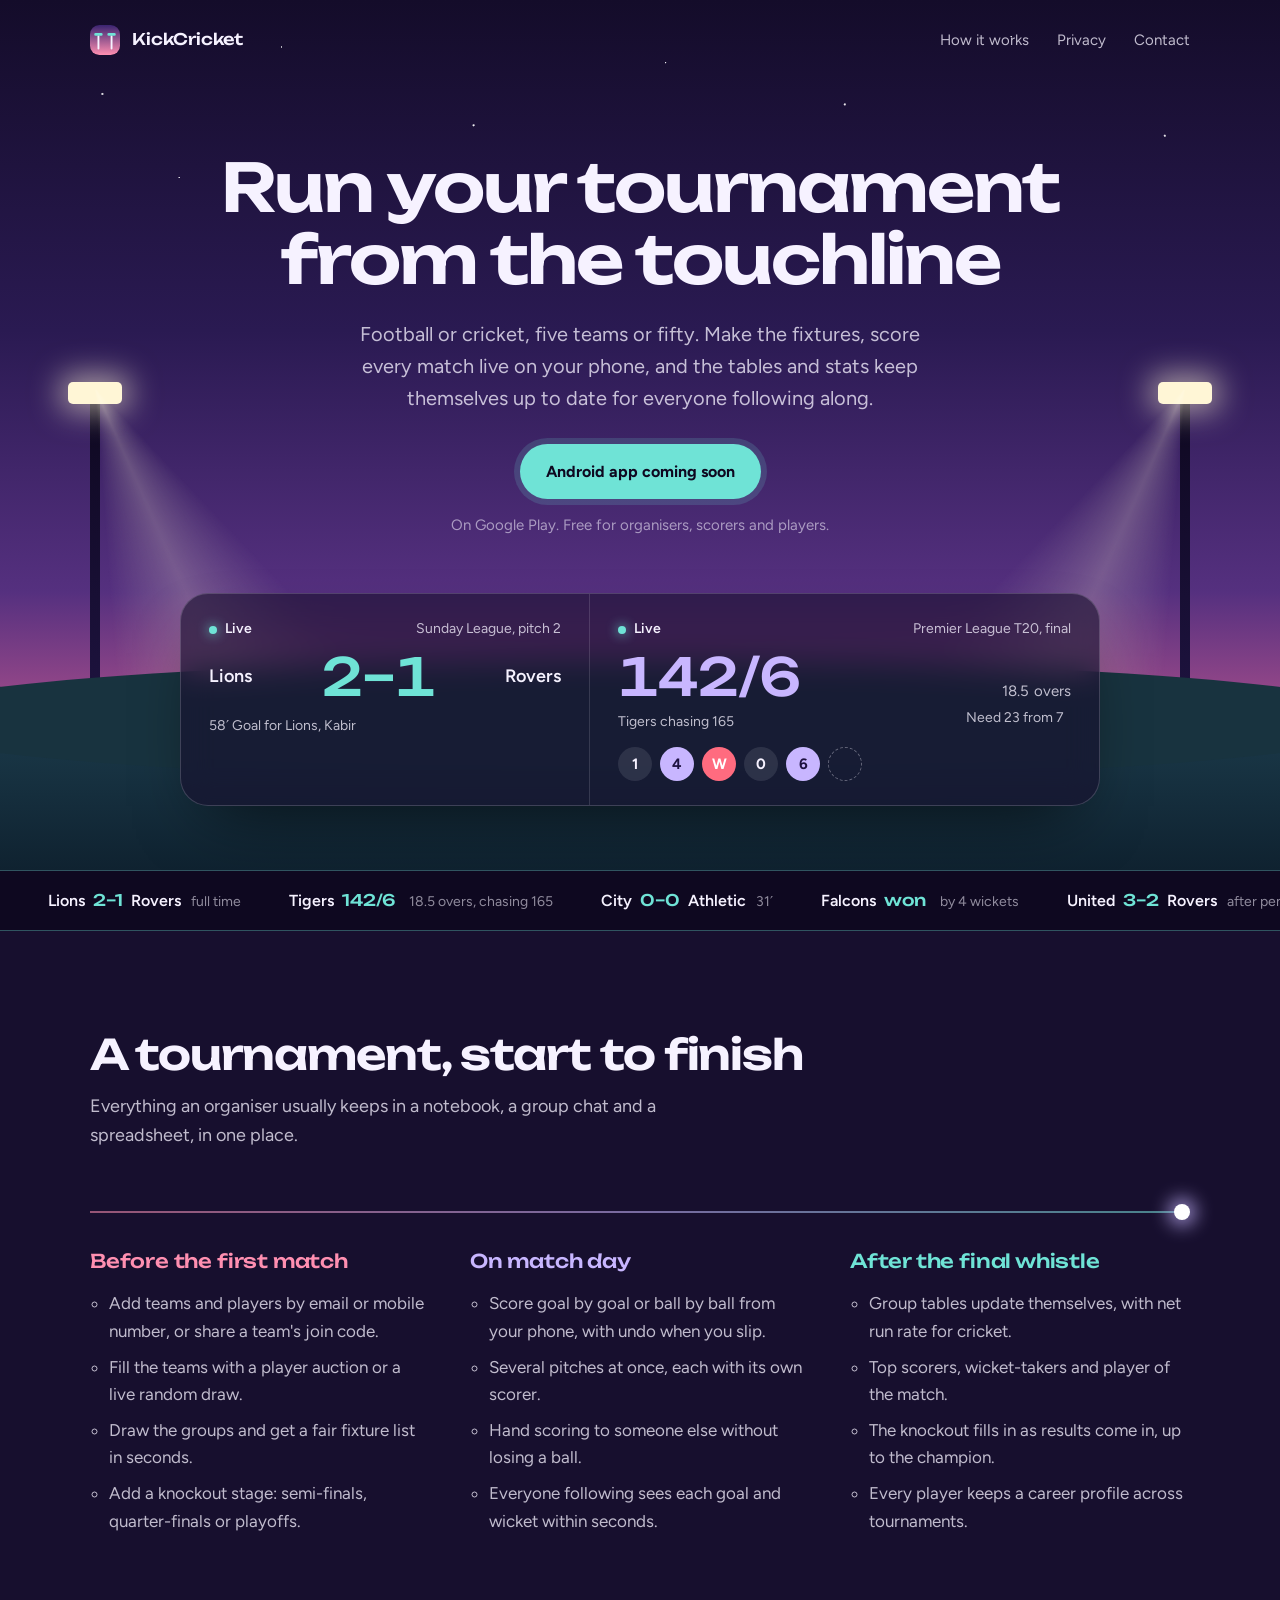
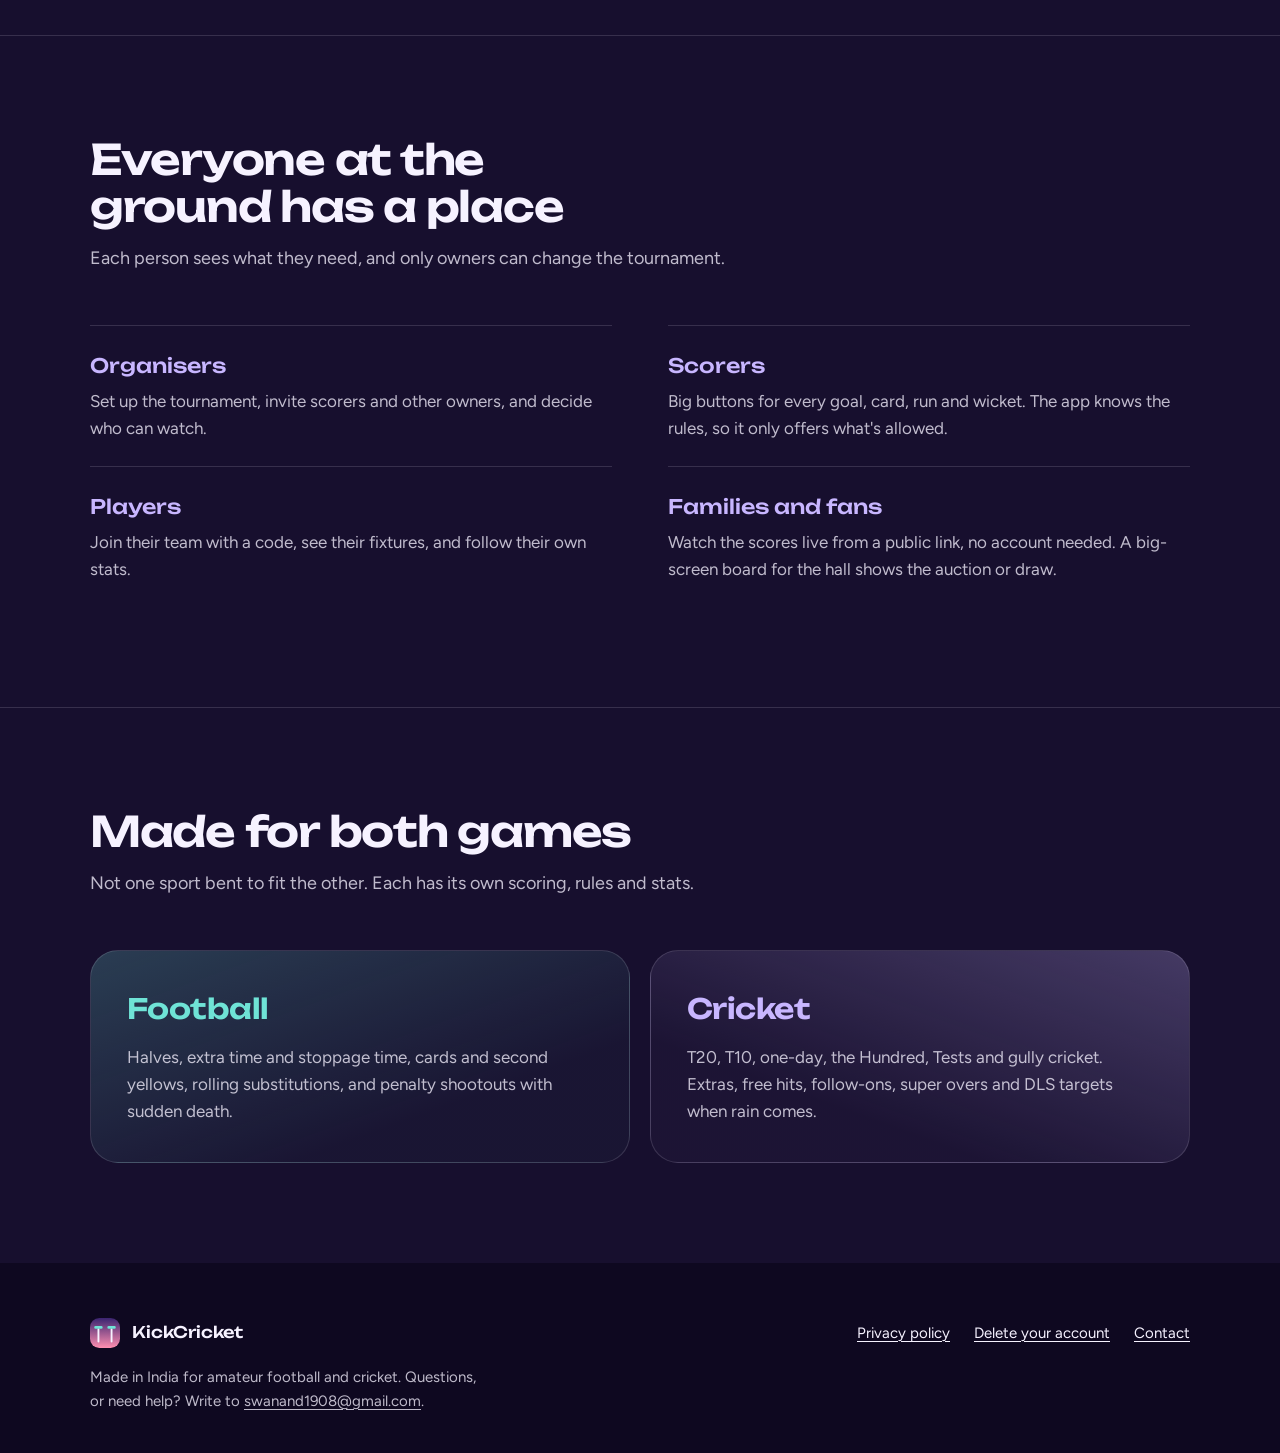
<file: index.html>
<!doctype html>
<html lang="en">
<head>
  <meta charset="utf-8">
  <meta name="viewport" content="width=device-width, initial-scale=1">
  <title>KickCricket</title>
  <meta name="description" content="Run amateur football and cricket tournaments from the touchline: teams, fixtures, live scoring, tables and stats in one app.">
  <meta name="theme-color" content="#170F2E">
  <meta property="og:title" content="KickCricket">
  <meta property="og:description" content="Teams, fixtures, live scores, tables and stats for amateur football and cricket tournaments.">
  <meta property="og:type" content="website">
  <link rel="icon" href="mark.svg" type="image/svg+xml">
  <link rel="preconnect" href="https://fonts.googleapis.com">
  <link rel="preconnect" href="https://fonts.gstatic.com" crossorigin>
  <link rel="stylesheet" href="https://fonts.googleapis.com/css2?family=Unbounded:wght@500;600&family=Figtree:wght@400;600;700&display=swap">
  <link rel="stylesheet" href="styles.css">
  <script>document.documentElement.classList.add("js");</script>
</head>
<body>
  <a class="skip" href="#main">Skip to content</a>

  <div class="sky">
    <div class="stars" aria-hidden="true"></div>
    <div class="stars two" aria-hidden="true"></div>
    <div class="tower l" aria-hidden="true"><div class="beam"></div></div>
    <div class="tower r" aria-hidden="true"><div class="beam"></div></div>
    <div class="ground" aria-hidden="true"></div>

    <header class="wrap bar">
      <a class="brand" href="./"><img src="mark.svg" alt="" width="30" height="30">KickCricket</a>
      <nav aria-label="Site">
        <a class="wide" href="#how">How it works</a>
        <a href="privacy.html">Privacy</a>
        <a href="#contact">Contact</a>
      </nav>
    </header>

    <section class="wrap hero" aria-labelledby="hero-title">
      <h1 id="hero-title">Run your tournament from the touchline</h1>
      <p class="lede">
        Football or cricket, five teams or fifty. Make the fixtures, score every match live on your phone, and the
        tables and stats keep themselves up to date for everyone following along.
      </p>
      <span class="cta">Android app coming soon</span>
      <span class="cta-note">On Google Play. Free for organisers, scorers and players.</span>

      <div class="board" role="img" aria-label="Example live scores: Lions 2, Rovers 1 in football; Tigers 142 for 6 after 18.5 overs, needing 23 from 7 balls, in cricket.">
        <div class="side" aria-hidden="true">
          <div class="side-top"><span class="live">Live</span><span>Sunday League, pitch 2</span></div>
          <div class="fbscore">
            <b>Lions</b>
            <span class="num"><span class="roll"><span class="goal-strip"><span>1</span><span>2</span></span></span>–1</span>
            <b>Rovers</b>
          </div>
          <div class="goalnote">58′ Goal for Lions, Kabir</div>
        </div>
        <div class="side" aria-hidden="true">
          <div class="side-top"><span class="live">Live</span><span>Premier League T20, final</span></div>
          <div class="ckscore">
            <span class="num"><span class="roll"><span class="strip"><span>131/5</span><span>132/5</span><span>136/5</span><span>136/6</span><span>136/6</span><span>142/6</span></span></span></span>
            <span class="ov"><span class="roll"><span class="strip"><span>18.0</span><span>18.1</span><span>18.2</span><span>18.3</span><span>18.4</span><span>18.5</span></span></span> overs</span>
          </div>
          <div class="need">
            <span>Tigers chasing 165</span>
            <span><span class="roll"><span class="strip"><span>Need 34 from 12</span><span>Need 33 from 11</span><span>Need 29 from 10</span><span>Need 29 from 9</span><span>Need 29 from 8</span><span>Need 23 from 7</span></span></span></span>
          </div>
          <ol class="balls">
            <li>1</li>
            <li class="four">4</li>
            <li class="out">W</li>
            <li>0</li>
            <li class="six">6</li>
            <li class="next"></li>
          </ol>
        </div>
      </div>
    </section>
  </div>

  <div class="ribbon" aria-hidden="true">
    <div class="track">
      <span class="ri"><b>Lions</b> <em>2–1</em> <b>Rovers</b> <small>full time</small></span>
      <span class="ri"><b>Tigers</b> <em>142/6</em> <small>18.5 overs, chasing 165</small></span>
      <span class="ri"><b>City</b> <em>0–0</em> <b>Athletic</b> <small>31′</small></span>
      <span class="ri"><b>Falcons</b> <em>won</em> <small>by 4 wickets</small></span>
      <span class="ri"><b>United</b> <em>3–2</em> <b>Rovers</b> <small>after penalties</small></span>
      <span class="ri"><b>Eagles</b> <em>188/4</em> <small>20 overs</small></span>
      <span class="ri"><b>Strikers</b> <em>1–3</em> <b>Wanderers</b> <small>full time</small></span>
      <span class="ri"><b>Lions</b> <em>2–1</em> <b>Rovers</b> <small>full time</small></span>
      <span class="ri"><b>Tigers</b> <em>142/6</em> <small>18.5 overs, chasing 165</small></span>
      <span class="ri"><b>City</b> <em>0–0</em> <b>Athletic</b> <small>31′</small></span>
      <span class="ri"><b>Falcons</b> <em>won</em> <small>by 4 wickets</small></span>
      <span class="ri"><b>United</b> <em>3–2</em> <b>Rovers</b> <small>after penalties</small></span>
      <span class="ri"><b>Eagles</b> <em>188/4</em> <small>20 overs</small></span>
      <span class="ri"><b>Strikers</b> <em>1–3</em> <b>Wanderers</b> <small>full time</small></span>
    </div>
  </div>

  <main id="main">
    <section class="sec" id="how" aria-labelledby="how-title">
      <div class="wrap">
        <h2 id="how-title">A tournament, start to finish</h2>
        <p class="intro">Everything an organiser usually keeps in a notebook, a group chat and a spreadsheet, in one place.</p>
        <ol class="timeline" data-reveal>
          <li class="s1">
            <h3>Before the first match</h3>
            <ul>
              <li>Add teams and players by email or mobile number, or share a team's join code.</li>
              <li>Fill the teams with a player auction or a live random draw.</li>
              <li>Draw the groups and get a fair fixture list in seconds.</li>
              <li>Add a knockout stage: semi-finals, quarter-finals or playoffs.</li>
            </ul>
          </li>
          <li class="s2">
            <h3>On match day</h3>
            <ul>
              <li>Score goal by goal or ball by ball from your phone, with undo when you slip.</li>
              <li>Several pitches at once, each with its own scorer.</li>
              <li>Hand scoring to someone else without losing a ball.</li>
              <li>Everyone following sees each goal and wicket within seconds.</li>
            </ul>
          </li>
          <li class="s3">
            <h3>After the final whistle</h3>
            <ul>
              <li>Group tables update themselves, with net run rate for cricket.</li>
              <li>Top scorers, wicket-takers and player of the match.</li>
              <li>The knockout fills in as results come in, up to the champion.</li>
              <li>Every player keeps a career profile across tournaments.</li>
            </ul>
          </li>
        </ol>
      </div>
    </section>

    <section class="sec" aria-labelledby="roles-title">
      <div class="wrap">
        <h2 id="roles-title">Everyone at the ground has a place</h2>
        <p class="intro">Each person sees what they need, and only owners can change the tournament.</p>
        <dl class="roles">
          <div class="role">
            <dt>Organisers</dt>
            <dd>Set up the tournament, invite scorers and other owners, and decide who can watch.</dd>
          </div>
          <div class="role">
            <dt>Scorers</dt>
            <dd>Big buttons for every goal, card, run and wicket. The app knows the rules, so it only offers what's allowed.</dd>
          </div>
          <div class="role">
            <dt>Players</dt>
            <dd>Join their team with a code, see their fixtures, and follow their own stats.</dd>
          </div>
          <div class="role">
            <dt>Families and fans</dt>
            <dd>Watch the scores live from a public link, no account needed. A big-screen board for the hall shows the auction or draw.</dd>
          </div>
        </dl>
      </div>
    </section>

    <section class="sec" aria-labelledby="sports-title">
      <div class="wrap">
        <h2 id="sports-title">Made for both games</h2>
        <p class="intro">Not one sport bent to fit the other. Each has its own scoring, rules and stats.</p>
        <div class="sports">
          <div class="sport football">
            <h3>Football</h3>
            <p>Halves, extra time and stoppage time, cards and second yellows, rolling substitutions, and penalty shootouts with sudden death.</p>
          </div>
          <div class="sport cricket">
            <h3>Cricket</h3>
            <p>T20, T10, one-day, the Hundred, Tests and gully cricket. Extras, free hits, follow-ons, super overs and DLS targets when rain comes.</p>
          </div>
        </div>
      </div>
    </section>
  </main>

  <footer class="foot" id="contact">
    <div class="wrap foot-grid">
      <div>
        <a class="brand" href="./"><img src="mark.svg" alt="" width="30" height="30">KickCricket</a>
        <p>Made in India for amateur football and cricket. Questions, or need help? Write to <a href="mailto:swanand1908@gmail.com">swanand1908@gmail.com</a>.</p>
      </div>
      <nav aria-label="Policies">
        <a href="privacy.html">Privacy policy</a>
        <a href="delete-account.html">Delete your account</a>
        <a href="mailto:swanand1908@gmail.com">Contact</a>
      </nav>
    </div>
  </footer>

  <script>
    // Starts the timeline's light when it scrolls into view (CSS does the rest).
    (function () {
      var els = document.querySelectorAll("[data-reveal]");
      if (!("IntersectionObserver" in window)) {
        els.forEach(function (el) { el.classList.add("go"); });
        return;
      }
      var io = new IntersectionObserver(function (entries) {
        entries.forEach(function (e) {
          if (e.isIntersecting) { e.target.classList.add("go"); io.unobserve(e.target); }
        });
      }, { threshold: 0.35 });
      els.forEach(function (el) { io.observe(el); });
    })();
  </script>
</body>
</html>
</file>
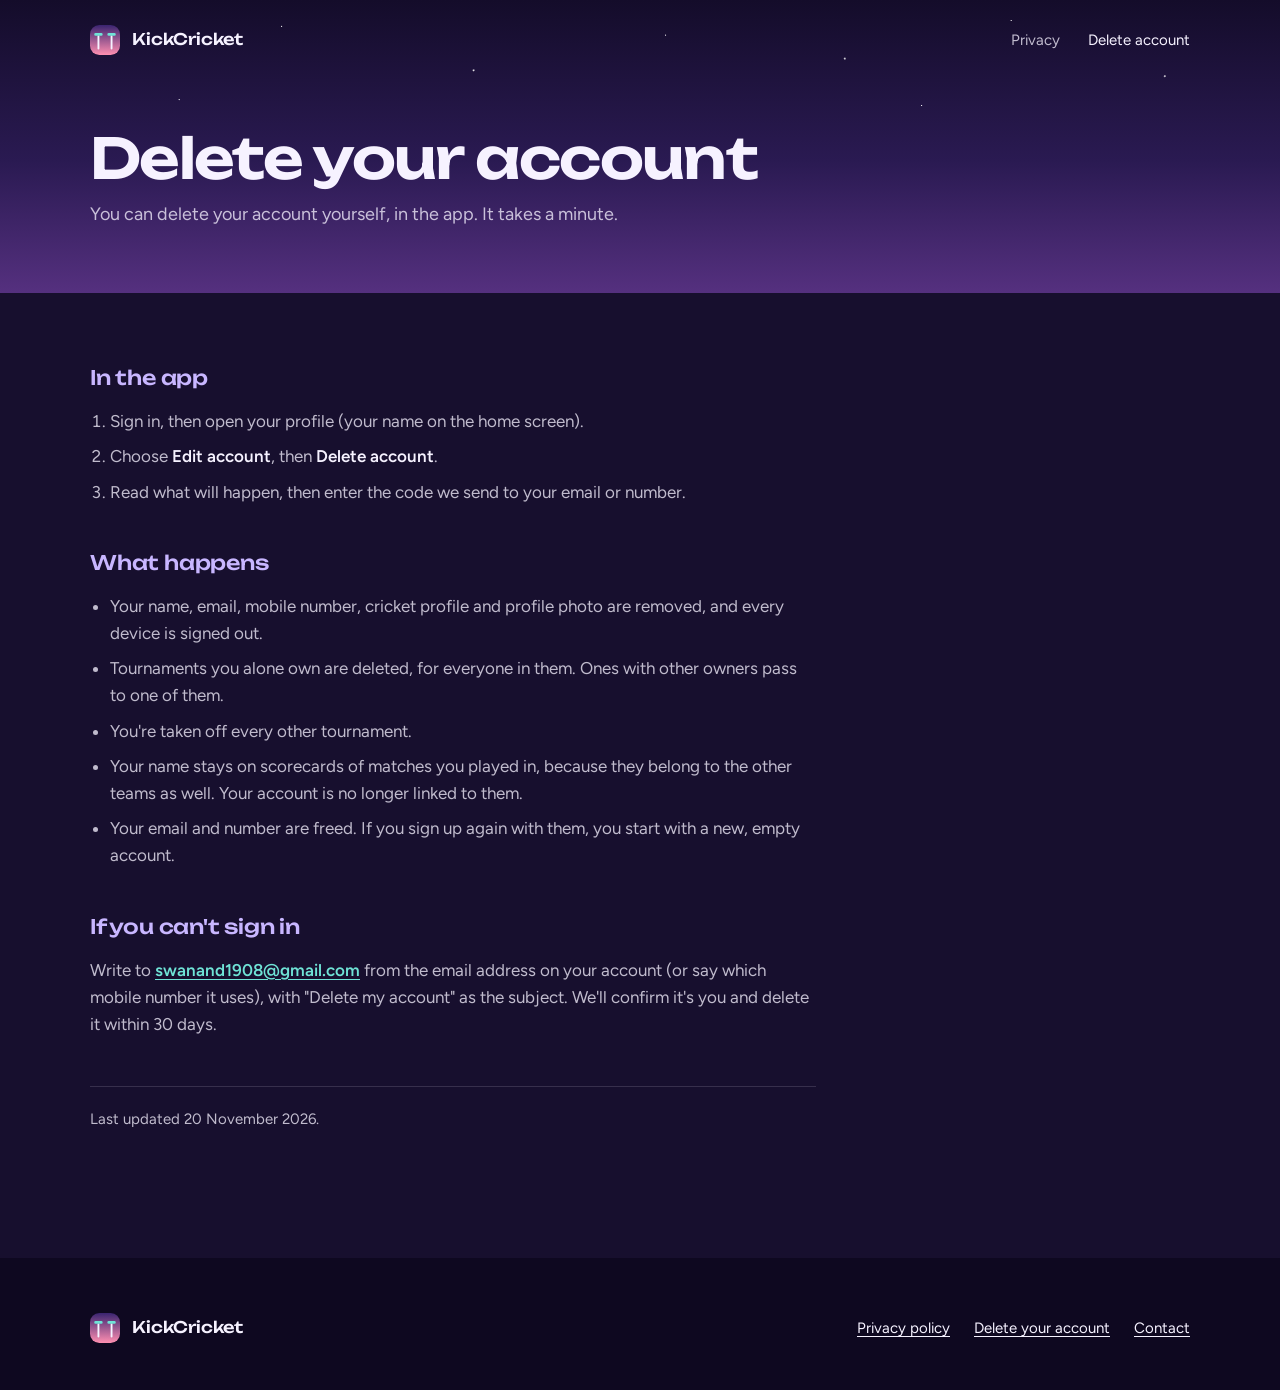
<file: delete-account.html>
<!doctype html>
<html lang="en">
<head>
  <meta charset="utf-8">
  <meta name="viewport" content="width=device-width, initial-scale=1">
  <title>Delete your account | KickCricket</title>
  <meta name="description" content="How to delete your KickCricket account, and what happens to your data.">
  <meta name="theme-color" content="#170F2E">
  <link rel="icon" href="mark.svg" type="image/svg+xml">
  <link rel="preconnect" href="https://fonts.googleapis.com">
  <link rel="preconnect" href="https://fonts.gstatic.com" crossorigin>
  <link rel="stylesheet" href="https://fonts.googleapis.com/css2?family=Unbounded:wght@500;600&family=Figtree:wght@400;600;700&display=swap">
  <link rel="stylesheet" href="styles.css">
</head>
<body>
  <a class="skip" href="#main">Skip to content</a>

  <div class="page-head">
    <div class="stars" aria-hidden="true"></div>
    <header class="wrap bar">
      <a class="brand" href="./"><img src="mark.svg" alt="" width="30" height="30">KickCricket</a>
      <nav aria-label="Site">
        <a href="privacy.html">Privacy</a>
        <a href="delete-account.html" aria-current="page">Delete account</a>
      </nav>
    </header>
    <div class="wrap">
      <h1>Delete your account</h1>
      <p>You can delete your account yourself, in the app. It takes a minute.</p>
    </div>
  </div>

  <main id="main" class="wrap doc">
    <article>
      <h2>In the app</h2>
      <ol>
        <li>Sign in, then open your profile (your name on the home screen).</li>
        <li>Choose <strong>Edit account</strong>, then <strong>Delete account</strong>.</li>
        <li>Read what will happen, then enter the code we send to your email or number.</li>
      </ol>

      <h2>What happens</h2>
      <ul>
        <li>Your name, email, mobile number, cricket profile and profile photo are removed, and every device is signed out.</li>
        <li>Tournaments you alone own are deleted, for everyone in them. Ones with other owners pass to one of them.</li>
        <li>You're taken off every other tournament.</li>
        <li>Your name stays on scorecards of matches you played in, because they belong to the other teams as well. Your account is no longer linked to them.</li>
        <li>Your email and number are freed. If you sign up again with them, you start with a new, empty account.</li>
      </ul>

      <h2>If you can't sign in</h2>
      <p>
        Write to <a href="mailto:swanand1908@gmail.com?subject=KickCricket%3A%20delete%20my%20account">swanand1908@gmail.com</a>
        from the email address on your account (or say which mobile number it uses), with "Delete my account" as the
        subject. We'll confirm it's you and delete it within 30 days.
      </p>

      <p class="updated">Last updated 20 November 2026.</p>
    </article>
  </main>

  <footer class="foot">
    <div class="wrap foot-grid">
      <a class="brand" href="./"><img src="mark.svg" alt="" width="30" height="30">KickCricket</a>
      <nav aria-label="Policies">
        <a href="privacy.html">Privacy policy</a>
        <a href="delete-account.html">Delete your account</a>
        <a href="mailto:swanand1908@gmail.com">Contact</a>
      </nav>
    </div>
  </footer>
</body>
</html>
</file>
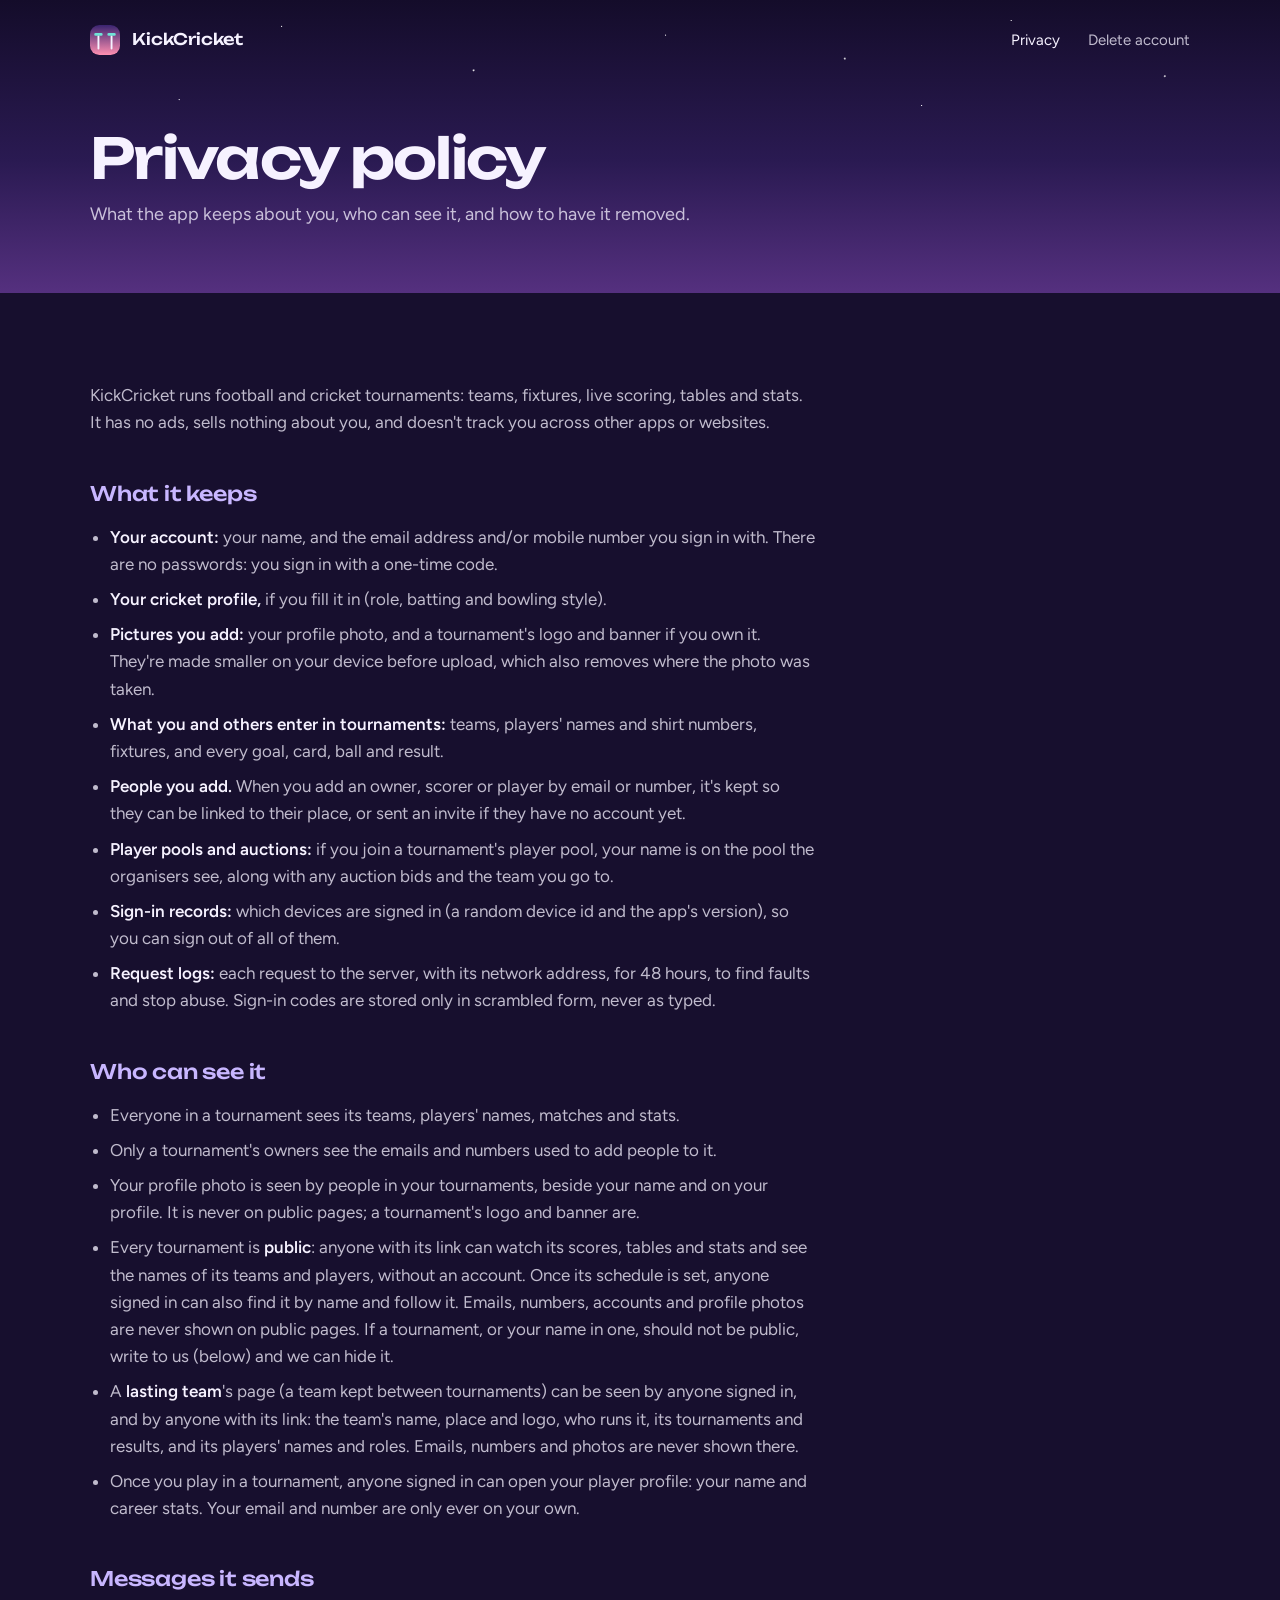
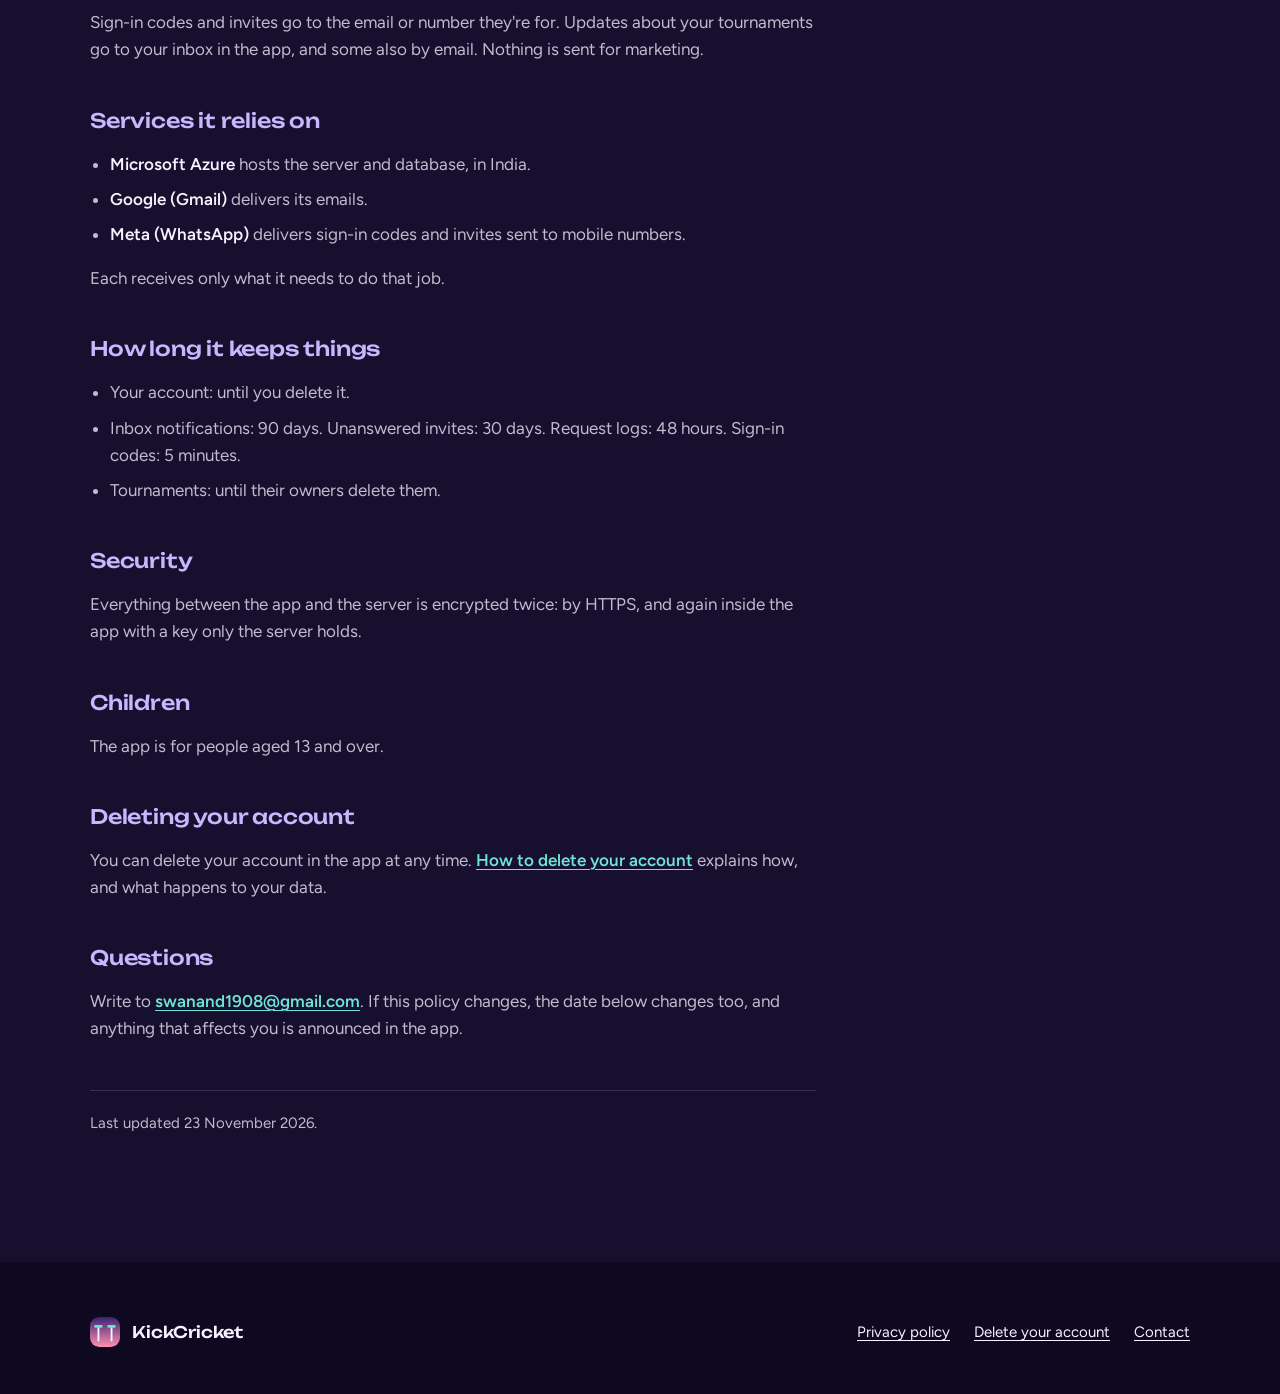
<file: privacy.html>
<!doctype html>
<html lang="en">
<head>
  <meta charset="utf-8">
  <meta name="viewport" content="width=device-width, initial-scale=1">
  <title>Privacy policy | KickCricket</title>
  <meta name="description" content="What KickCricket keeps about you, who can see it, and how to have it removed.">
  <meta name="theme-color" content="#170F2E">
  <link rel="icon" href="mark.svg" type="image/svg+xml">
  <link rel="preconnect" href="https://fonts.googleapis.com">
  <link rel="preconnect" href="https://fonts.gstatic.com" crossorigin>
  <link rel="stylesheet" href="https://fonts.googleapis.com/css2?family=Unbounded:wght@500;600&family=Figtree:wght@400;600;700&display=swap">
  <link rel="stylesheet" href="styles.css">
</head>
<body>
  <a class="skip" href="#main">Skip to content</a>

  <div class="page-head">
    <div class="stars" aria-hidden="true"></div>
    <header class="wrap bar">
      <a class="brand" href="./"><img src="mark.svg" alt="" width="30" height="30">KickCricket</a>
      <nav aria-label="Site">
        <a href="privacy.html" aria-current="page">Privacy</a>
        <a href="delete-account.html">Delete account</a>
      </nav>
    </header>
    <div class="wrap">
      <h1>Privacy policy</h1>
      <p>What the app keeps about you, who can see it, and how to have it removed.</p>
    </div>
  </div>

  <main id="main" class="wrap doc">
    <article>
      <p>
        KickCricket runs football and cricket tournaments: teams, fixtures, live scoring, tables and stats.
        It has no ads, sells nothing about you, and doesn't track you across other apps or websites.
      </p>

      <h2>What it keeps</h2>
      <ul>
        <li><strong>Your account:</strong> your name, and the email address and/or mobile number you sign in with. There are no passwords: you sign in with a one-time code.</li>
        <li><strong>Your cricket profile,</strong> if you fill it in (role, batting and bowling style).</li>
        <li><strong>Pictures you add:</strong> your profile photo, and a tournament's logo and banner if you own it. They're made smaller on your device before upload, which also removes where the photo was taken.</li>
        <li><strong>What you and others enter in tournaments:</strong> teams, players' names and shirt numbers, fixtures, and every goal, card, ball and result.</li>
        <li><strong>People you add.</strong> When you add an owner, scorer or player by email or number, it's kept so they can be linked to their place, or sent an invite if they have no account yet.</li>
        <li><strong>Player pools and auctions:</strong> if you join a tournament's player pool, your name is on the pool the organisers see, along with any auction bids and the team you go to.</li>
        <li><strong>Sign-in records:</strong> which devices are signed in (a random device id and the app's version), so you can sign out of all of them.</li>
        <li><strong>Request logs:</strong> each request to the server, with its network address, for 48 hours, to find faults and stop abuse. Sign-in codes are stored only in scrambled form, never as typed.</li>
      </ul>

      <h2>Who can see it</h2>
      <ul>
        <li>Everyone in a tournament sees its teams, players' names, matches and stats.</li>
        <li>Only a tournament's owners see the emails and numbers used to add people to it.</li>
        <li>Your profile photo is seen by people in your tournaments, beside your name and on your profile. It is never on public pages; a tournament's logo and banner are.</li>
        <li>Every tournament is <strong>public</strong>: anyone with its link can watch its scores, tables and stats and see the names of its teams and players, without an account. Once its schedule is set, anyone signed in can also find it by name and follow it. Emails, numbers, accounts and profile photos are never shown on public pages. If a tournament, or your name in one, should not be public, write to us (below) and we can hide it.</li>
        <li>A <strong>lasting team</strong>'s page (a team kept between tournaments) can be seen by anyone signed in, and by anyone with its link: the team's name, place and logo, who runs it, its tournaments and results, and its players' names and roles. Emails, numbers and photos are never shown there.</li>
        <li>Once you play in a tournament, anyone signed in can open your player profile: your name and career stats. Your email and number are only ever on your own.</li>
      </ul>

      <h2>Messages it sends</h2>
      <p>
        Sign-in codes and invites go to the email or number they're for. Updates about your tournaments go to your
        inbox in the app, and some also by email. Nothing is sent for marketing.
      </p>

      <h2>Services it relies on</h2>
      <ul>
        <li><strong>Microsoft Azure</strong> hosts the server and database, in India.</li>
        <li><strong>Google (Gmail)</strong> delivers its emails.</li>
        <li><strong>Meta (WhatsApp)</strong> delivers sign-in codes and invites sent to mobile numbers.</li>
      </ul>
      <p>Each receives only what it needs to do that job.</p>

      <h2>How long it keeps things</h2>
      <ul>
        <li>Your account: until you delete it.</li>
        <li>Inbox notifications: 90 days. Unanswered invites: 30 days. Request logs: 48 hours. Sign-in codes: 5 minutes.</li>
        <li>Tournaments: until their owners delete them.</li>
      </ul>

      <h2>Security</h2>
      <p>
        Everything between the app and the server is encrypted twice: by HTTPS, and again inside the app with a key
        only the server holds.
      </p>

      <h2>Children</h2>
      <p>The app is for people aged 13 and over.</p>

      <h2>Deleting your account</h2>
      <p>
        You can delete your account in the app at any time. <a href="delete-account.html">How to delete your account</a>
        explains how, and what happens to your data.
      </p>

      <h2>Questions</h2>
      <p>
        Write to <a href="mailto:swanand1908@gmail.com?subject=KickCricket%3A%20privacy">swanand1908@gmail.com</a>.
        If this policy changes, the date below changes too, and anything that affects you is announced in the app.
      </p>

      <p class="updated">Last updated 23 November 2026.</p>
    </article>
  </main>

  <footer class="foot">
    <div class="wrap foot-grid">
      <a class="brand" href="./"><img src="mark.svg" alt="" width="30" height="30">KickCricket</a>
      <nav aria-label="Policies">
        <a href="privacy.html">Privacy policy</a>
        <a href="delete-account.html">Delete your account</a>
        <a href="mailto:swanand1908@gmail.com">Contact</a>
      </nav>
    </div>
  </footer>
</body>
</html>
</file>
<file: styles.css>
/* KickCricket — the public site (GitHub Pages), "Dusk" look.
   An evening match: a violet sky fading to a pink horizon, floodlights, lilac for cricket and aqua for football.
   Unbounded for headings and scores, Figtree for reading.
   Motion: the floodlights sweep and the stars twinkle (slow, ambient); the hero's scoreboard plays one over and one
   goal, once; the timeline's light travels across when it scrolls into view; results run along the ribbon (pauses on
   hover). With reduced motion everything is still and shows its final state. */

:root {
  --night: #170f2e;
  --night-deep: #0e0820;
  --violet: #2a1a52;
  --plum: #55307f;
  --pink: #ff8fb1;
  --lilac: #c8b6ff;
  --aqua: #6fe3d6;
  --ink: #f6f2ff;
  --soft: rgba(246, 242, 255, 0.76);
  --faint: rgba(246, 242, 255, 0.56);
  --line: rgba(246, 242, 255, 0.14);
  --wicket: #ff6b7f;

  --display: "Unbounded", "Arial Black", sans-serif;
  --body: "Figtree", system-ui, -apple-system, "Segoe UI", sans-serif;
  --gutter: clamp(16px, 4vw, 40px);
  --ease-out: cubic-bezier(0.23, 1, 0.32, 1);
  --ease-move: cubic-bezier(0.65, 0, 0.35, 1);
}

*,
*::before,
*::after {
  box-sizing: border-box;
}

html {
  -webkit-text-size-adjust: 100%;
  text-size-adjust: 100%;
  scroll-behavior: smooth;
}

body {
  margin: 0;
  background: var(--night);
  color: var(--ink);
  font-family: var(--body);
  font-size: 17px;
  line-height: 1.6;
  -webkit-font-smoothing: antialiased;
  overflow-x: hidden;
}

a {
  color: inherit;
  text-underline-offset: 0.18em;
  text-decoration-thickness: 1px;
}

a:hover {
  text-decoration-thickness: 2px;
}

:focus-visible {
  outline: 3px solid var(--aqua);
  outline-offset: 3px;
  border-radius: 6px;
}

.skip {
  position: absolute;
  left: -9999px;
}

.skip:focus {
  left: var(--gutter);
  top: 12px;
  z-index: 10;
  background: var(--aqua);
  color: var(--night-deep);
  padding: 8px 14px;
  border-radius: 8px;
  font-weight: 700;
}

.wrap {
  width: 100%;
  max-width: 1180px;
  margin: 0 auto;
  padding-left: var(--gutter);
  padding-right: var(--gutter);
}

.num {
  font-family: var(--display);
  font-weight: 500;
  font-variant-numeric: tabular-nums;
  letter-spacing: -0.02em;
}

/* ---------- Top bar ---------- */

.bar {
  display: flex;
  justify-content: space-between;
  align-items: center;
  gap: 16px;
  min-height: 80px;
  position: relative;
  z-index: 2;
}

.brand {
  display: inline-flex;
  align-items: center;
  gap: 12px;
  min-height: 44px;
  text-decoration: none;
  font-family: var(--display);
  font-weight: 500;
  font-size: 16px;
  letter-spacing: -0.01em;
  white-space: nowrap;
}

.brand img {
  width: 30px;
  height: 30px;
  display: block;
}

.bar nav {
  display: flex;
  gap: clamp(14px, 3vw, 28px);
  font-size: 15px;
}

.bar nav a {
  text-decoration: none;
  color: var(--soft);
  min-height: 44px;
  display: inline-flex;
  align-items: center;
}

.bar nav a:hover,
.bar nav a[aria-current="page"] {
  color: var(--ink);
}

/* ---------- The sky ---------- */

.sky {
  position: relative;
  overflow: hidden;
  isolation: isolate;
  background: linear-gradient(180deg, #140c2a 0%, #2a1a52 38%, #55307f 68%, #c0578f 88%, #ff8fb1 100%);
}

.stars {
  position: absolute;
  inset: 0 0 40% 0;
  z-index: -1;
  background-image:
    radial-gradient(1.5px 1.5px at 8% 18%, #fff, transparent),
    radial-gradient(1px 1px at 22% 9%, #fff, transparent),
    radial-gradient(1.5px 1.5px at 37% 24%, #fff, transparent),
    radial-gradient(1px 1px at 52% 12%, #fff, transparent),
    radial-gradient(1.5px 1.5px at 66% 20%, #fff, transparent),
    radial-gradient(1px 1px at 79% 7%, #fff, transparent),
    radial-gradient(1.5px 1.5px at 91% 26%, #fff, transparent),
    radial-gradient(1px 1px at 14% 34%, #fff, transparent),
    radial-gradient(1px 1px at 72% 36%, #fff, transparent);
  animation: twinkle 5s ease-in-out infinite alternate;
}

.stars.two {
  background-position: 3% 6%;
  animation-delay: -2.5s;
  opacity: 0.7;
}

@keyframes twinkle {
  from { opacity: 0.35; }
  to { opacity: 1; }
}

.tower {
  position: absolute;
  bottom: 150px;
  width: 10px;
  height: 330px;
  background: linear-gradient(#0e0820, #1e1340);
  z-index: -1;
}

.tower.l { left: 7%; }
.tower.r { right: 7%; }

.tower::before {
  content: "";
  position: absolute;
  top: -8px;
  left: -22px;
  width: 54px;
  height: 22px;
  border-radius: 5px;
  background: #fff6d6;
  box-shadow: 0 0 30px 8px rgba(255, 246, 214, 0.55);
}

.beam {
  position: absolute;
  top: -2px;
  left: -255px;
  width: 520px;
  height: 900px;
  transform-origin: top center;
  background: conic-gradient(from 0deg at 50% 0%, transparent 160deg, rgba(255, 246, 214, 0.16) 175deg, rgba(255, 246, 214, 0.22) 180deg, rgba(255, 246, 214, 0.16) 185deg, transparent 200deg);
  mix-blend-mode: screen;
  pointer-events: none;
}

.tower.l .beam { animation: sweep-l 9s ease-in-out infinite alternate; transform: rotate(-24deg); }
.tower.r .beam { animation: sweep-r 9s ease-in-out infinite alternate; transform: rotate(24deg); }

@keyframes sweep-l {
  from { transform: rotate(-34deg); }
  to { transform: rotate(-12deg); }
}

@keyframes sweep-r {
  from { transform: rotate(34deg); }
  to { transform: rotate(12deg); }
}

.ground {
  position: absolute;
  left: 0;
  right: 0;
  bottom: 0;
  height: 150px;
  background: linear-gradient(180deg, #1b3a4a, #0f2230);
  z-index: -1;
}

.ground::before {
  content: "";
  position: absolute;
  left: -10%;
  right: -10%;
  top: -60px;
  height: 120px;
  border-radius: 50%;
  background: #18333f;
}

/* ---------- Hero ---------- */

.hero {
  text-align: center;
  padding-top: 72px;
  padding-bottom: 64px;
}

.hero h1 {
  font-family: var(--display);
  font-weight: 600;
  font-size: clamp(34px, 5.2vw, 68px);
  line-height: 1.08;
  letter-spacing: -0.03em;
  margin: 0 auto 22px;
  max-width: 15ch;
  text-wrap: balance;
}

.lede {
  color: var(--soft);
  font-size: clamp(18px, 1.6vw, 20px);
  max-width: 46ch;
  margin: 0 auto 30px;
}

.cta {
  display: inline-flex;
  align-items: center;
  gap: 10px;
  padding: 15px 26px;
  border-radius: 999px;
  background: var(--aqua);
  color: var(--night-deep);
  font-weight: 700;
  font-size: 16px;
  box-shadow: 0 0 0 6px rgba(111, 227, 214, 0.16);
}

.cta-note {
  display: block;
  margin-top: 14px;
  font-size: 15px;
  color: var(--faint);
}

/* ---------- The scoreboard across the ground ---------- */

.board {
  margin: 56px auto 0;
  max-width: 920px;
  display: grid;
  grid-template-columns: 1fr 1.25fr;
  border-radius: 28px;
  overflow: hidden;
  background: rgba(23, 15, 46, 0.62);
  border: 1px solid rgba(246, 242, 255, 0.18);
  -webkit-backdrop-filter: blur(16px);
  backdrop-filter: blur(16px);
  box-shadow: 0 30px 70px -30px rgba(0, 0, 0, 0.7);
  text-align: left;
}

.side {
  padding: 24px 28px;
}

.side + .side {
  border-left: 1px solid var(--line);
}

.side-top {
  display: flex;
  justify-content: space-between;
  gap: 12px;
  font-size: 14px;
  color: var(--soft);
  margin-bottom: 10px;
}

.live {
  display: inline-flex;
  align-items: center;
  gap: 8px;
  color: var(--ink);
  font-weight: 600;
}

.live::before {
  content: "";
  width: 8px;
  height: 8px;
  border-radius: 50%;
  background: var(--aqua);
  box-shadow: 0 0 12px var(--aqua);
}

.fbscore {
  display: flex;
  align-items: center;
  justify-content: space-between;
  gap: 10px;
}

.fbscore b {
  font-weight: 600;
  font-size: 18px;
}

.fbscore .num {
  font-size: 52px;
  line-height: 1;
  color: var(--aqua);
}

.goalnote {
  margin-top: 12px;
  font-size: 14px;
  color: var(--soft);
}

.ckscore {
  display: flex;
  align-items: baseline;
  justify-content: space-between;
  gap: 10px;
}

.ckscore .num {
  font-size: 52px;
  line-height: 1;
  color: var(--lilac);
}

.ckscore .ov {
  color: var(--soft);
  font-size: 15px;
  line-height: 1;
  white-space: nowrap;
}

.need {
  display: flex;
  justify-content: space-between;
  gap: 12px;
  font-size: 14px;
  color: var(--soft);
  margin: 8px 0 14px;
}

.balls {
  display: flex;
  gap: 8px;
  list-style: none;
  margin: 0;
  padding: 0;
}

.balls li {
  width: 34px;
  height: 34px;
  border-radius: 50%;
  display: grid;
  place-items: center;
  font-weight: 700;
  font-size: 15px;
  background: rgba(246, 242, 255, 0.1);
}

.balls .four,
.balls .six {
  background: var(--lilac);
  color: #1e1240;
}

.balls .out {
  background: var(--wicket);
  color: #fff;
}

.balls .next {
  background: transparent;
  border: 1.5px dashed rgba(246, 242, 255, 0.35);
}

/* Rolling figures: a column of states, stepped through once. */
.roll {
  display: inline-block;
  height: 1em;
  overflow: hidden;
  vertical-align: top;
}

.strip {
  display: flex;
  flex-direction: column;
  transform: translateY(-5em);
}

.strip > span {
  display: block;
  height: 1em;
  line-height: 1em;
  white-space: nowrap;
}

.goal-strip {
  display: flex;
  flex-direction: column;
  transform: translateY(-1em);
}

.goal-strip span {
  display: block;
  height: 1em;
  line-height: 1em;
}

/* One over, ball by ball, then the goal: plays once when the page opens. */
@media (prefers-reduced-motion: no-preference) {
  .strip {
    animation: tick 6s var(--ease-move) 0.6s both;
  }
  .balls li:not(.next) {
    animation: ball 0.45s var(--ease-out) both;
  }
  .balls li:nth-child(1) { animation-delay: 1.2s; }
  .balls li:nth-child(2) { animation-delay: 2.2s; }
  .balls li:nth-child(3) { animation-delay: 3.2s; }
  .balls li:nth-child(4) { animation-delay: 4.2s; }
  .balls li:nth-child(5) { animation-delay: 5.2s; }
  .goal-strip {
    animation: goal 0.6s var(--ease-move) 6.4s both;
  }
  .goalnote {
    animation: goal-note 1.6s ease 6.4s both;
  }
}

/* The strip's steps line up with the balls above: 1.2 s, 2.2 s, … after a 0.6 s start. */
@keyframes tick {
  0%, 9% { transform: translateY(0); }
  12%, 25% { transform: translateY(-1em); }
  28%, 42% { transform: translateY(-2em); }
  45%, 59% { transform: translateY(-3em); }
  62%, 75% { transform: translateY(-4em); }
  78%, 100% { transform: translateY(-5em); }
}

@keyframes ball {
  from { opacity: 0; transform: scale(0.6); }
  to { opacity: 1; transform: none; }
}

@keyframes goal {
  from { transform: translateY(0); }
  to { transform: translateY(-1em); }
}

@keyframes goal-note {
  0% { opacity: 0; color: var(--aqua); }
  20%, 60% { opacity: 1; color: var(--aqua); }
  100% { opacity: 1; color: var(--soft); }
}

/* ---------- Results ribbon ---------- */

.ribbon {
  position: relative;
  z-index: 1;
  background: var(--night-deep);
  border-top: 1px solid rgba(111, 227, 214, 0.35);
  border-bottom: 1px solid rgba(111, 227, 214, 0.35);
  overflow: hidden;
  white-space: nowrap;
  padding: 16px 0;
}

.track {
  display: inline-flex;
  gap: 48px;
  padding-left: 48px;
}

@media (prefers-reduced-motion: no-preference) {
  .track {
    animation: marquee 40s linear infinite;
  }
  .ribbon:hover .track {
    animation-play-state: paused;
  }
}

@keyframes marquee {
  to { transform: translateX(-50%); }
}

.ri {
  font-size: 16px;
  color: var(--soft);
}

.ri b {
  color: var(--ink);
  font-weight: 600;
}

.ri em {
  font-style: normal;
  font-family: var(--display);
  font-weight: 500;
  color: var(--aqua);
  padding: 0 4px;
}

.ri small {
  font-size: 14px;
  color: var(--faint);
  padding-left: 6px;
}

/* ---------- Sections ---------- */

.sec {
  padding: clamp(64px, 9vw, 100px) 0;
}

.sec + .sec {
  border-top: 1px solid var(--line);
}

.sec h2 {
  font-family: var(--display);
  font-weight: 600;
  font-size: clamp(26px, 3.4vw, 42px);
  line-height: 1.12;
  letter-spacing: -0.03em;
  margin: 0 0 14px;
  max-width: 20ch;
  text-wrap: balance;
}

.intro {
  color: var(--soft);
  font-size: 18px;
  max-width: 54ch;
  margin: 0 0 52px;
}

/* A tournament start to finish: a real sequence. When it scrolls into view a light travels along it,
   and each stage brightens as it passes. */
.timeline {
  list-style: none;
  margin: 0;
  padding: 0;
  display: grid;
  grid-template-columns: repeat(3, minmax(0, 1fr));
  gap: 40px;
  position: relative;
}

.timeline::before {
  content: "";
  position: absolute;
  left: 0;
  right: 0;
  top: 9px;
  height: 2px;
  background: linear-gradient(90deg, var(--pink), var(--lilac), var(--aqua));
  opacity: 0.55;
}

.timeline::after {
  content: "";
  position: absolute;
  top: 2px;
  left: calc(100% - 16px);
  width: 16px;
  height: 16px;
  border-radius: 50%;
  background: #fff;
  box-shadow: 0 0 18px 6px rgba(200, 182, 255, 0.7);
}

.timeline > li {
  padding-top: 44px;
}

.timeline h3 {
  font-family: var(--display);
  font-weight: 500;
  font-size: 19px;
  letter-spacing: -0.01em;
  margin: 0 0 14px;
}

.s1 h3 { color: var(--pink); }
.s2 h3 { color: var(--lilac); }
.s3 h3 { color: var(--aqua); }

.timeline ul {
  margin: 0;
  padding-left: 1.1em;
  color: var(--soft);
}

.timeline ul li + li {
  margin-top: 9px;
}

@media (prefers-reduced-motion: no-preference) {
  .js .timeline::after { left: 0; }
  .js .timeline > li { opacity: 0.4; transition: opacity 0.6s ease; }
  .js .timeline.go::after { animation: travel 2.4s var(--ease-move) 0.2s both; }
  .js .timeline.go > li { opacity: 1; }
  .js .timeline.go > li.s1 { transition-delay: 0.2s; }
  .js .timeline.go > li.s2 { transition-delay: 1.1s; }
  .js .timeline.go > li.s3 { transition-delay: 2s; }
}

@keyframes travel {
  from { left: 0; }
  to { left: calc(100% - 16px); }
}

.roles {
  margin: 0;
  display: grid;
  grid-template-columns: minmax(0, 1fr) minmax(0, 1fr);
  gap: 0 56px;
}

.role {
  padding: 24px 0;
  border-top: 1px solid var(--line);
}

.role dt {
  font-family: var(--display);
  font-weight: 500;
  font-size: 20px;
  color: var(--lilac);
  margin-bottom: 6px;
}

.role dd {
  margin: 0;
  color: var(--soft);
}

.sports {
  display: grid;
  grid-template-columns: minmax(0, 1fr) minmax(0, 1fr);
  gap: 20px;
}

.sport {
  padding: clamp(26px, 4vw, 36px);
  border-radius: 28px;
  border: 1px solid var(--line);
}

.sport.football {
  background: linear-gradient(160deg, rgba(111, 227, 214, 0.22), rgba(111, 227, 214, 0.03) 70%);
}

.sport.cricket {
  background: linear-gradient(200deg, rgba(200, 182, 255, 0.26), rgba(200, 182, 255, 0.03) 70%);
}

.sport h3 {
  font-family: var(--display);
  font-weight: 600;
  font-size: 28px;
  margin: 0 0 12px;
  letter-spacing: -0.02em;
}

.sport.football h3 { color: var(--aqua); }
.sport.cricket h3 { color: var(--lilac); }

.sport p {
  margin: 0;
  color: var(--soft);
}

/* ---------- Footer ---------- */

.foot {
  padding: 48px 0 40px;
  background: var(--night-deep);
  color: var(--soft);
  font-size: 15px;
}

.foot-grid {
  display: flex;
  justify-content: space-between;
  align-items: flex-start;
  gap: 24px 48px;
  flex-wrap: wrap;
}

.foot .brand {
  color: var(--ink);
}

.foot p {
  max-width: 40ch;
  margin: 10px 0 0;
}

.foot nav {
  display: flex;
  flex-wrap: wrap;
  gap: 4px 24px;
}

.foot nav a {
  color: var(--ink);
  min-height: 44px;
  display: inline-flex;
  align-items: center;
}

/* ---------- Policy pages ---------- */

.page-head {
  position: relative;
  overflow: hidden;
  isolation: isolate;
  background: linear-gradient(180deg, #140c2a 0%, #2a1a52 55%, #55307f 100%);
  padding-bottom: clamp(36px, 6vw, 64px);
}

.page-head .stars {
  inset: 0;
}

.page-head h1 {
  font-family: var(--display);
  font-weight: 600;
  font-size: clamp(32px, 5vw, 56px);
  line-height: 1.08;
  letter-spacing: -0.03em;
  margin: clamp(24px, 4vw, 48px) 0 12px;
}

.page-head p {
  margin: 0;
  color: var(--soft);
  max-width: 56ch;
  font-size: 18px;
}

.doc {
  padding-top: clamp(40px, 6vw, 72px);
  padding-bottom: clamp(64px, 9vw, 112px);
}

.doc article {
  max-width: 66ch;
}

.doc h2 {
  font-family: var(--display);
  font-weight: 500;
  font-size: 20px;
  line-height: 1.3;
  letter-spacing: -0.01em;
  color: var(--lilac);
  margin: 44px 0 10px;
}

.doc h2:first-child {
  margin-top: 0;
}

.doc p,
.doc li {
  color: var(--soft);
}

.doc strong {
  color: var(--ink);
  font-weight: 600;
}

.doc ul,
.doc ol {
  padding-left: 1.2em;
}

.doc li + li {
  margin-top: 8px;
}

.doc a {
  color: var(--aqua);
  font-weight: 600;
}

.updated {
  margin-top: 48px;
  padding-top: 20px;
  border-top: 1px solid var(--line);
  font-size: 15px;
}

/* ---------- Narrow screens ---------- */

@media (max-width: 900px) {
  .hero { padding-top: 28px; }
  .board { grid-template-columns: minmax(0, 1fr); margin-top: 36px; }
  .side + .side { border-left: 0; border-top: 1px solid var(--line); }
  .timeline,
  .roles,
  .sports { grid-template-columns: minmax(0, 1fr); }
  .timeline::before,
  .timeline::after { display: none; }
  .timeline > li { padding-top: 0; }
  .tower { display: none; }
}

@media (max-width: 640px) {
  body { font-size: 16px; }
  .bar nav .wide { display: none; }
  .side { padding: 20px; }
  .fbscore .num,
  .ckscore .num { font-size: 44px; }
}

@media (max-width: 480px) {
  .bar nav a:last-child { display: none; }
}

/* Ambient motion off too. */
@media (prefers-reduced-motion: reduce) {
  .stars,
  .beam { animation: none !important; }
}
</file>
